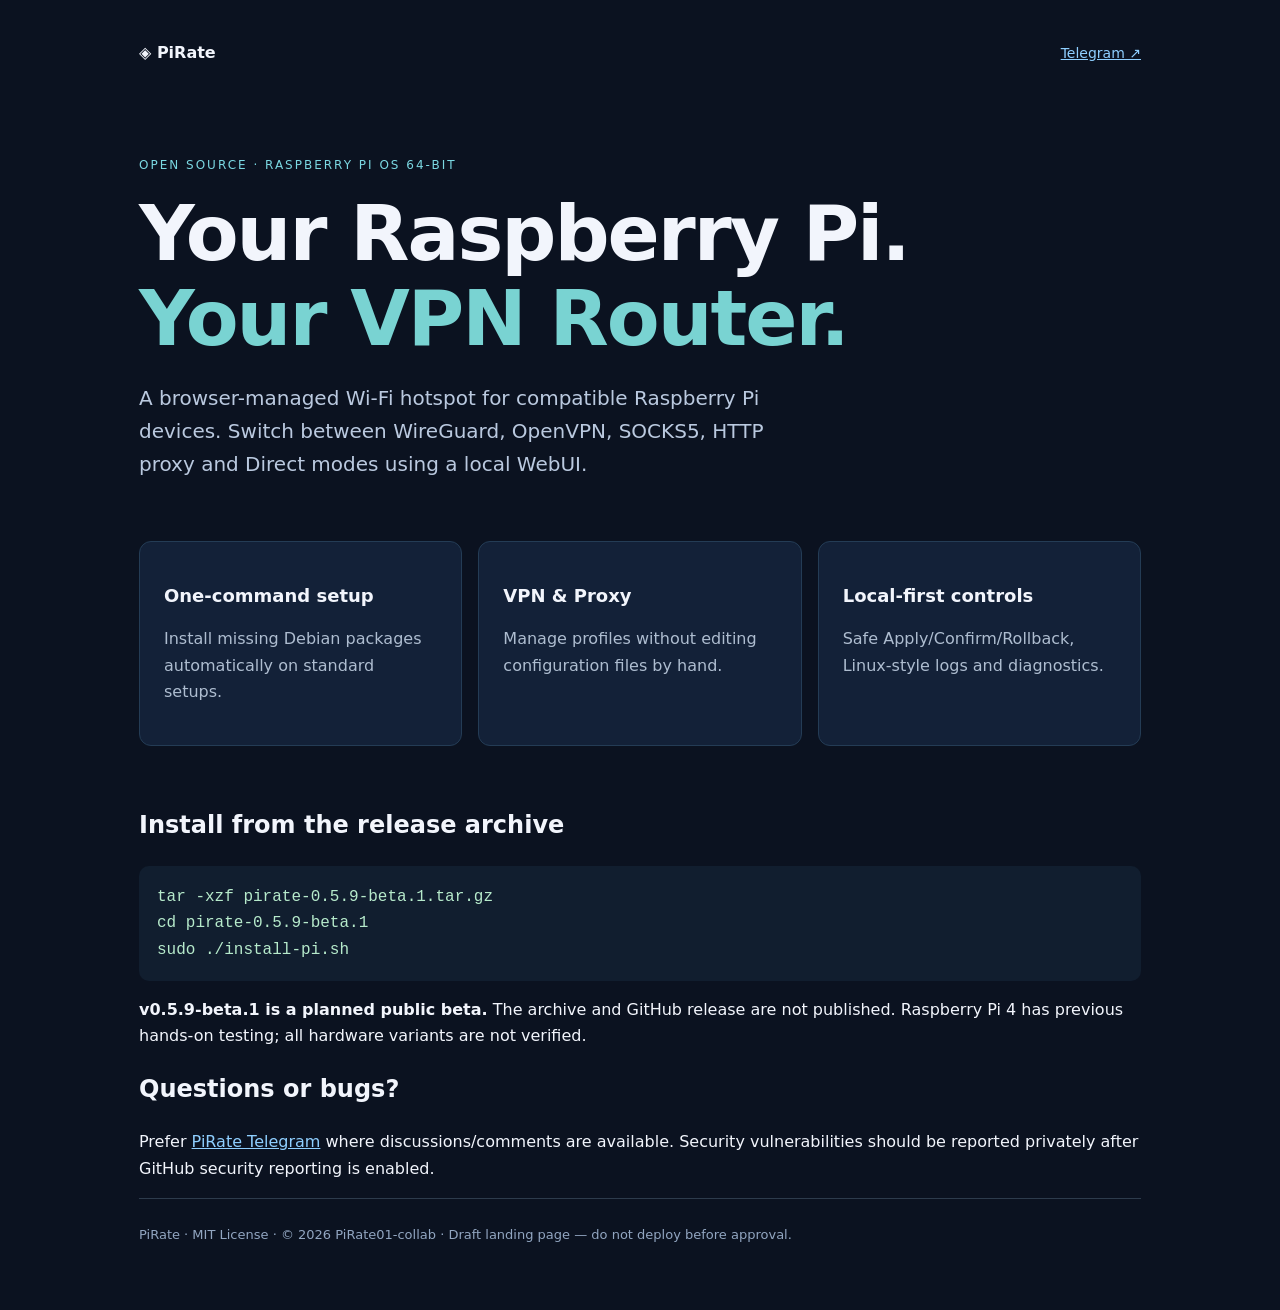
<file: site/index.html>
<!doctype html><html lang="en"><head><meta charset="UTF-8"/><meta name="viewport" content="width=device-width,initial-scale=1"/><title>PiRate — Raspberry Pi VPN Router and Wi-Fi Hotspot</title><meta name="description" content="PiRate turns a compatible Raspberry Pi running Raspberry Pi OS 64-bit into a VPN and proxy Wi-Fi hotspot. WireGuard, OpenVPN, SOCKS5, HTTP Proxy and local WebUI."/><meta name="robots" content="noindex,nofollow"/><style>:root{color-scheme:dark}*{box-sizing:border-box}body{margin:0;background:#0b1220;color:#f2f5fc;font:16px/1.65 system-ui,-apple-system,'Segoe UI',sans-serif}main{max-width:1050px;margin:auto;padding:40px 24px}nav{display:flex;justify-content:space-between;align-items:center}a{color:#8fcfff}nav a{font-size:14px}.eyebrow{font-size:12px;letter-spacing:2px;color:#7bd8e2;margin-top:90px}.hero{font-size:clamp(42px,7vw,77px);line-height:1.1;letter-spacing:-2px;margin:16px 0 12px}.hero span{color:#79d3d2}.lede{font-size:20px;max-width:630px;color:#bac9df}.features{display:grid;grid-template-columns:repeat(3,1fr);gap:16px;margin:60px 0}.feature{padding:24px;background:#132138;border:1px solid #243c55;border-radius:12px}.feature h2{font-size:18px}.feature p{color:#aebdd0}pre{white-space:pre-wrap;padding:18px;background:#111e2f;border-radius:10px;color:#b6eacb}footer{border-top:1px solid #2d3b4c;padding:25px 0;color:#92a6c1;font-size:13px}@media(max-width:720px){.features{grid-template-columns:1fr}.eyebrow{margin-top:55px}}</style></head><body><main><nav><b>◈ PiRate</b><a href="https://t.me/pirate_open" rel="noopener noreferrer" target="_blank">Telegram ↗</a></nav><p class="eyebrow">OPEN SOURCE · RASPBERRY PI OS 64-BIT</p><h1 class="hero">Your Raspberry Pi.<br/><span>Your VPN Router.</span></h1><p class="lede">A browser-managed Wi-Fi hotspot for compatible Raspberry Pi devices. Switch between WireGuard, OpenVPN, SOCKS5, HTTP proxy and Direct modes using a local WebUI.</p><div class="features"><article class="feature"><h2>One-command setup</h2><p>Install missing Debian packages automatically on standard setups.</p></article><article class="feature"><h2>VPN &amp; Proxy</h2><p>Manage profiles without editing configuration files by hand.</p></article><article class="feature"><h2>Local-first controls</h2><p>Safe Apply/Confirm/Rollback, Linux-style logs and diagnostics.</p></article></div><h2>Install from the release archive</h2><pre>tar -xzf pirate-0.5.9-beta.1.tar.gz
cd pirate-0.5.9-beta.1
sudo ./install-pi.sh</pre><p><b>v0.5.9-beta.1 is a planned public beta.</b> The archive and GitHub release are not published. Raspberry Pi 4 has previous hands-on testing; all hardware variants are not verified.</p><h2>Questions or bugs?</h2><p>Prefer <a href="https://t.me/pirate_open" target="_blank" rel="noopener noreferrer">PiRate Telegram</a> where discussions/comments are available. Security vulnerabilities should be reported privately after GitHub security reporting is enabled.</p><footer>PiRate · MIT License · © 2026 PiRate01-collab · Draft landing page — do not deploy before approval.</footer></main></body></html>
</file>
